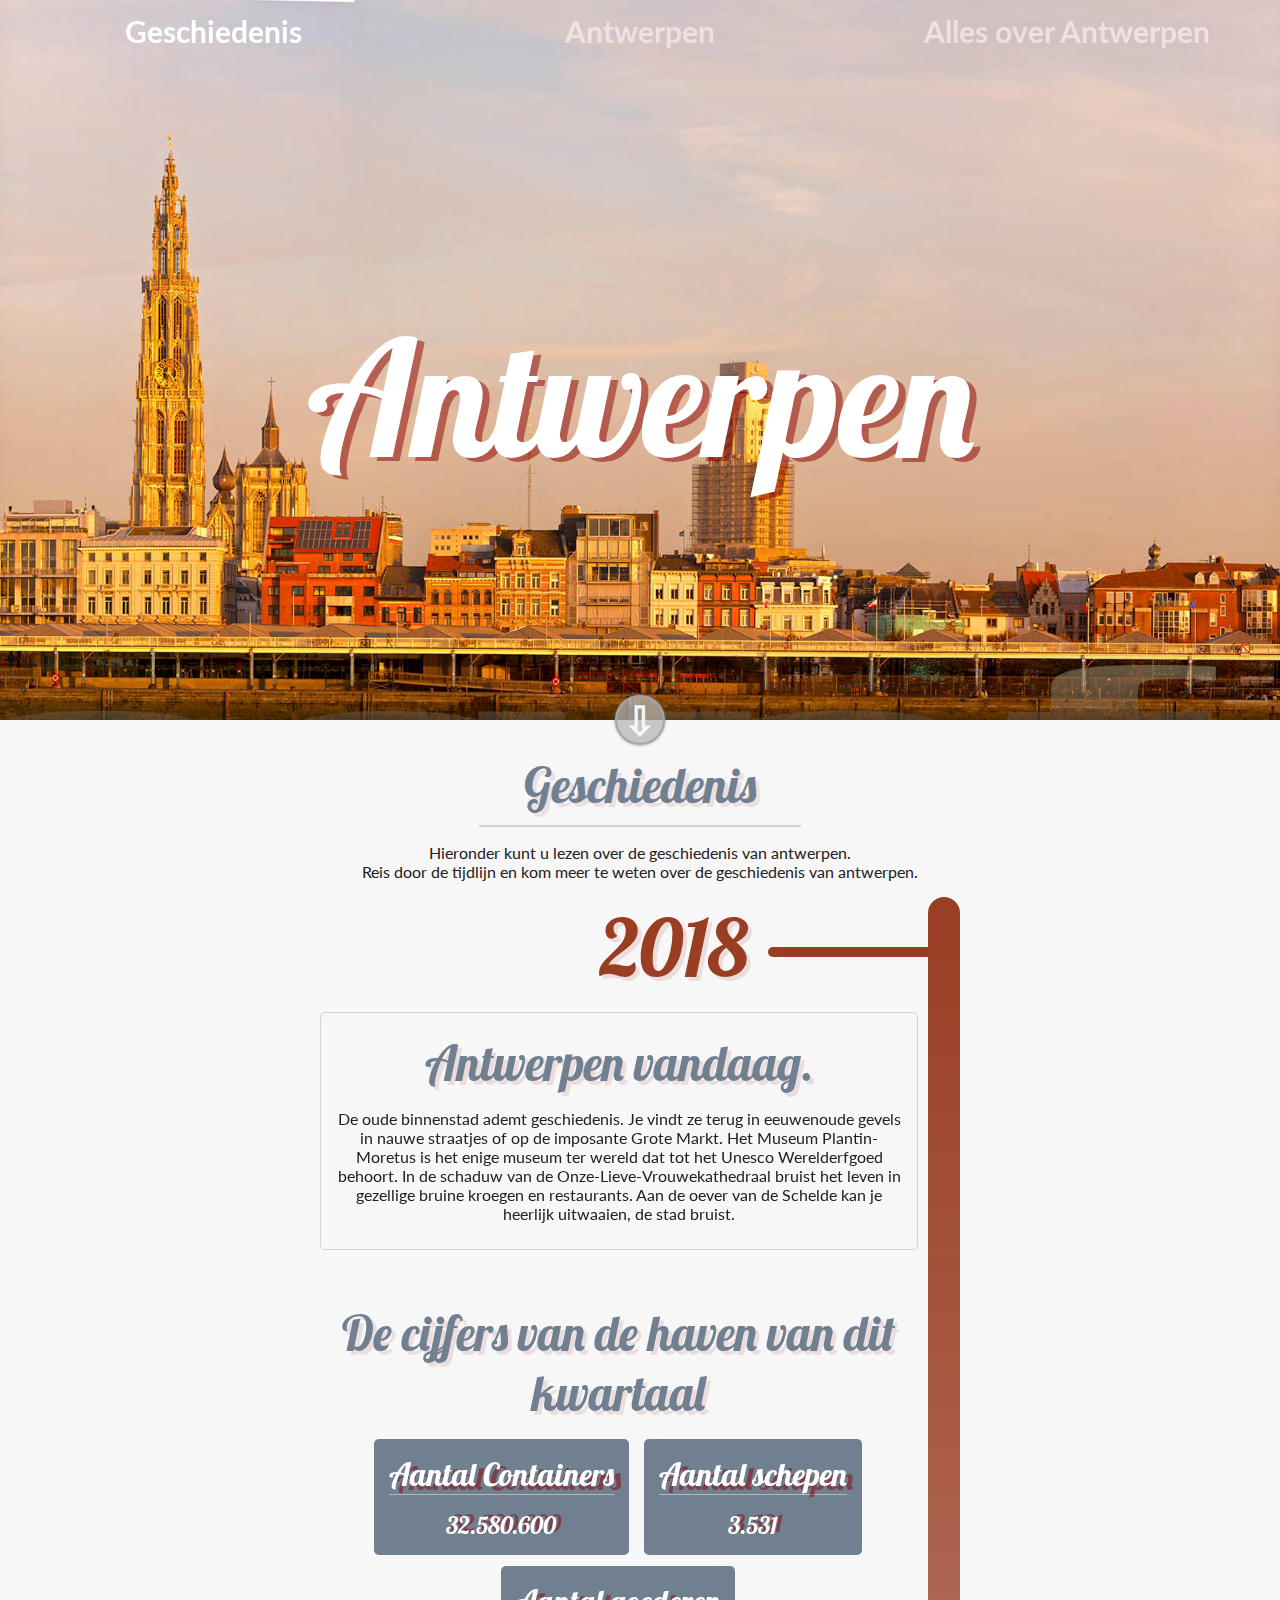
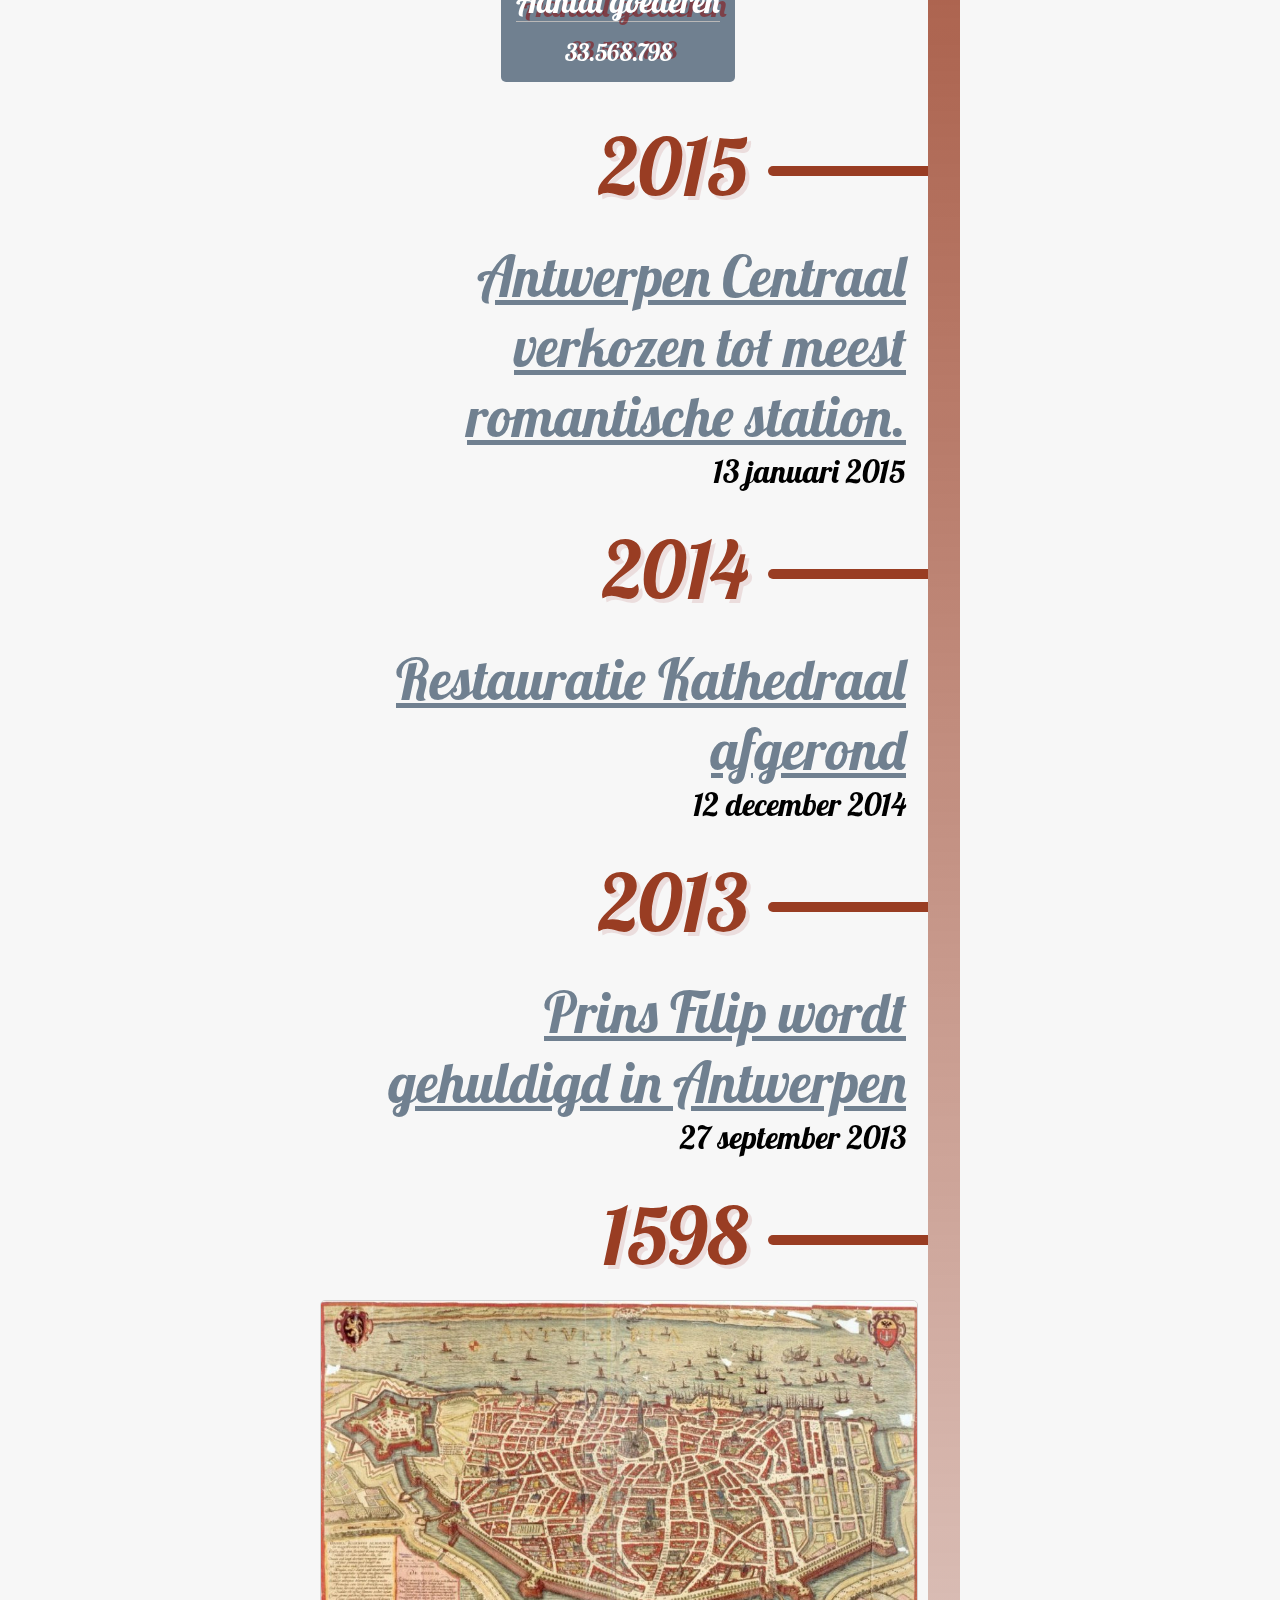
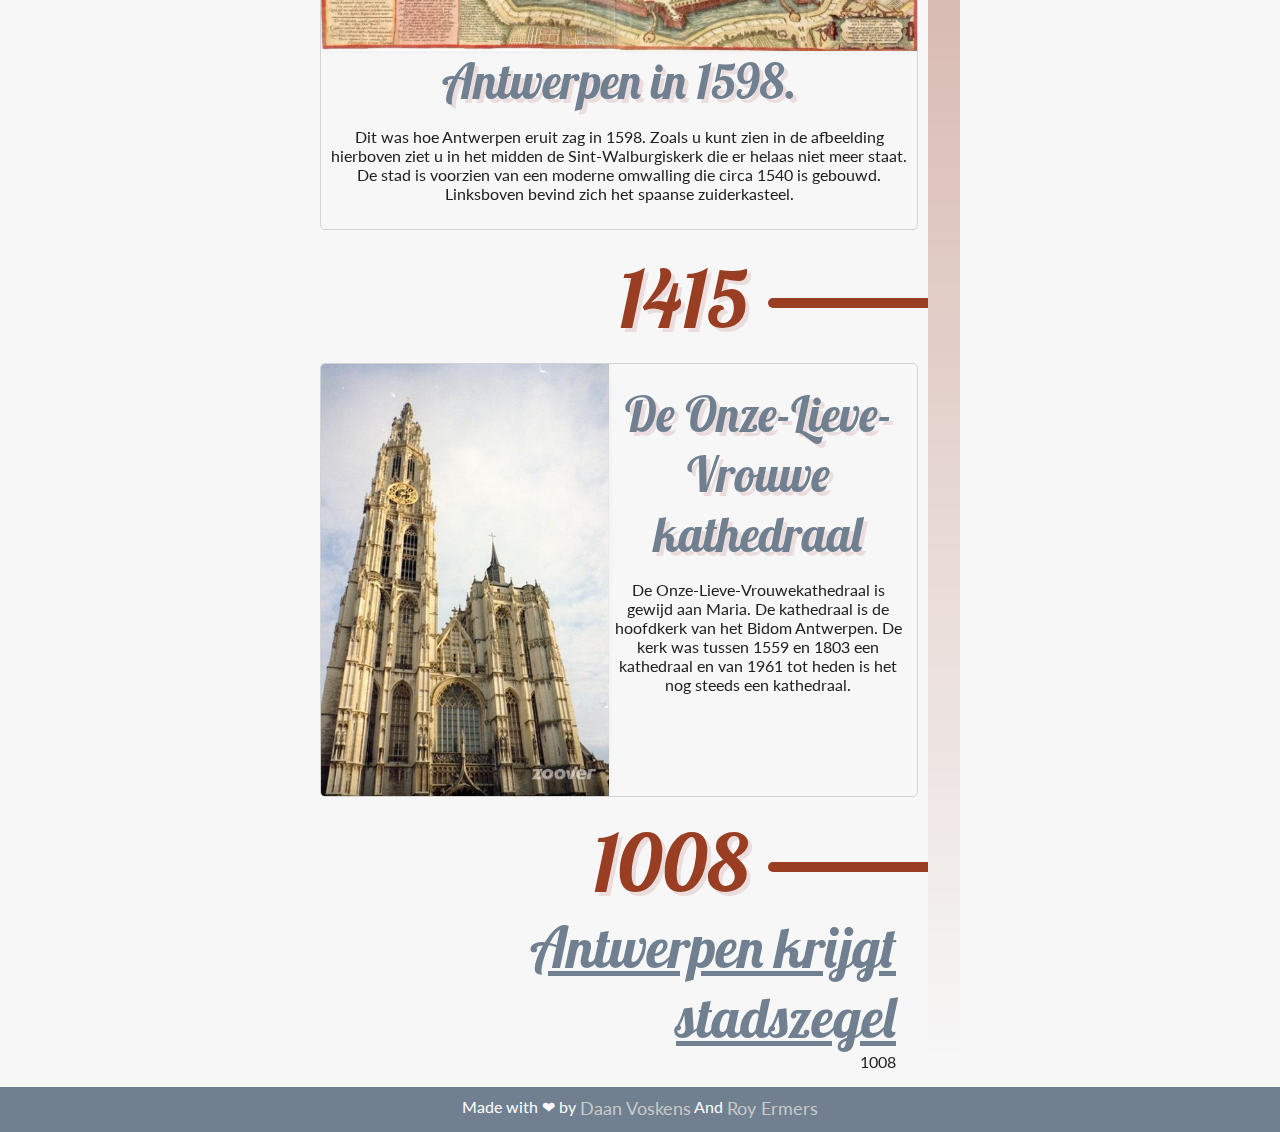
<file: site/geschiedenis.html>
<!--
Opdracht:       burgerschap
Auteur:         Roy Ermers & Daan Voskens
Aanmaakdatum:   17-05-2018 11:58
Bestandsnaam:   index.html
-->
<!DOCTYPE html>
<html>

<head>
    <meta charset="utf-8" />
    <meta http-equiv="Content-Type" content="text/html;charset=UTF-8">
    <meta name="viewport" content="width=device-width, initial-scale=1.0">
    <meta name="theme-color" content="rgba(153, 61, 35, 1)">
    <meta name="apple-mobile-web-app-status-bar-style" content="black-translucent">
    <link rel="stylesheet" type="text/css" media="screen" href="style.css" />
    <link rel="shortcut icon" href="favicon.ico" type="image/x-icon">
    <script defer src="script.js"></script>
    <title>Antwerpen - Geschiedenis</title>
</head>

<body>
    <nav>
        <a href="geschiedenis.html">Geschiedenis</a>
        <a href="index.html">Antwerpen</a>
        <a href="allesoverantwerpen.html">Alles over Antwerpen</a>
    </nav>
    <header>
        <h1>Antwerpen</h1>
    </header>
    <article>
        <button id="scrollbutton" onclick="ScrollDown()">&#8681;</button>
        <h1>Geschiedenis</h1>
        <hr>
        <p>
            Hieronder kunt u lezen over de geschiedenis van antwerpen.
            <br> Reis door de tijdlijn en kom meer te weten over de geschiedenis van antwerpen.
        </p>
    </article>
    <main class="timeline">
        <div>
            <h1>2018</h1>
            <article>
                <h1>
                    Antwerpen vandaag.
                </h1>
                <p>De oude binnenstad ademt geschiedenis. Je vindt ze terug in eeuwenoude gevels in nauwe straatjes of op de
                    imposante Grote Markt. Het Museum Plantin-Moretus is het enige museum ter wereld dat tot het Unesco Werelderfgoed
                    behoort. In de schaduw van de Onze-Lieve-Vrouwekathedraal bruist het leven in gezellige bruine kroegen
                    en restaurants. Aan de oever van de Schelde kan je heerlijk uitwaaien, de stad bruist.</p>
            </article>
            <article class="stats">
                <h1>De cijfers van de haven van dit kwartaal</h1>
                <div>
                    <h1>Aantal Containers</h1>
                    <p>32.580.600</p>
                </div>
                <div>
                    <h1>Aantal schepen</h1>
                    <p>3.531</p>
                </div>
                <div>
                    <h1>Aantal goederen</h1>
                    <p>33.568.798</p>
                </div>
            </article>
        </div>
        <div>
            <h1>2015</h1>
            <article class="happening">
                <h1>Antwerpen Centraal verkozen tot meest romantische station.</h1>
                <time>13 januari 2015</time>
            </article>
        </div>
        <div>
            <h1>2014</h1>
            <article class="happening">
                <h1>Restauratie Kathedraal afgerond</h1>
                <time>12 december 2014</time>
            </article>
        </div>
        <div>
            <h1>2013</h1>
            <article class="happening">
                <h1>Prins Filip wordt gehuldigd in Antwerpen</h1>
                <time>27 september 2013</time>
            </article>
        </div>
        <div>
            <h1>1598</h1>
            <article>
                <div>
                    <img class="card" src="afbeeldingen/antwerpenoud.jpg " alt="antwerpenoud ">
                    <h1>
                        Antwerpen in 1598.
                    </h1>
                    <p>
                        Dit was hoe Antwerpen eruit zag in 1598. Zoals u kunt zien in de afbeelding hierboven ziet u in het midden de Sint-Walburgiskerk
                        die er helaas niet meer staat. De stad is voorzien van een moderne omwalling die circa 1540 is gebouwd.
                        Linksboven bevind zich het spaanse zuiderkasteel.
                    </p>
                </div>
            </article>
        </div>
        <div>
            <h1>1415</h1>
            <article class="side-img">
                <img src="afbeeldingen/kathedraal.jpg" alt="kathedraal">
                <div>
                    <h1>
                        De Onze-Lieve-Vrouwe
                        <wbr>kathedraal
                    </h1>
                    <p>
                        De Onze-Lieve-Vrouwekathedraal is gewijd aan Maria. De kathedraal is de hoofdkerk van het Bidom Antwerpen. De kerk was tussen
                        1559 en 1803 een kathedraal en van 1961 tot heden is het nog steeds een kathedraal.
                    </p>
                </div>
            </article>
        </div>
        <div>
            <h1>1008</h1>
            <div class="happening">
                <h1>Antwerpen krijgt stadszegel</h1>
            </div>
            <time>1008</time>
        </div>
    </main>
    <footer>
        <p>Made with ❤ by
            <a href="https://github.com/w1-voskensdaan" target="_blank">Daan Voskens</a> And
            <a href="https://github.com/Roy-Ermers" target="_blank">Roy Ermers</a>
        </p>
    </footer>

</html>
</file>
<file: site/style.css>
@import url('https://fonts.googleapis.com/css?family=Lato');
@import url('https://fonts.googleapis.com/css?family=Lobster');
body {
    margin: 0;
    font-family: Lato;
    color: rgb(32, 32, 32);
    background-color: rgb(247, 247, 247);
    text-align: center;
    box-sizing: border-box;
    -webkit-tap-highlight-color: transparent;
}

article {
    animation: Rise 500ms ease-in-out;
}

/*#region navbar*/

nav {
    z-index: 99;
    display: flex;
    position: fixed;
    width: 100vw;
    top: 0;
    left: 0;
    right: 0;
    height: 7vh;
    align-items: center;
    box-shadow: 0 0 0 0 rgba(0, 0, 0, 0);
    background-color: rgba(153, 61, 35, 0.0);
    transition: background-color 500ms ease-in-out, box-shadow 500ms ease-in-out, height 250ms ease-in-out;
}

nav.show {
    height: 8vh;
    box-shadow: 0 0 25px 0 rgba(0, 0, 0, 0.75);
    background-color: rgba(153, 61, 35, 1);
    color: black;
}

nav a {
    color: rgba(255, 245, 245, 0.6);
    transition: color 250ms ease-in-out;
}

nav a:hover, nav.show a {
    color: rgb(255, 255, 255);
}

nav * {
    flex: 1;
    text-align: center;
    text-decoration-line: none;
    font-size: 30px;
    font-weight: bold;
    vertical-align: middle;
    line-height: 7vh;
}

/* #endregion */

/* #region header */

header {
    animation: Scroll 100s linear infinite alternate;
    display: flex;
    align-items: center;
    background-image: url(afbeeldingen/backdrop.jpg);
    background-size: cover;
    background-repeat: no-repeat;
    background-attachment: fixed;
    background-position: bottom center;
    height: 80vh;
    box-shadow: inset 0 -76px 75px -75px black;
}

header h1 {
    position: sticky;
    position: -webkit-sticky;
    top: 33vh;
    user-select: none;
    color: white;
    flex: 1;
    font-size: 10em;
    font-weight: normal;
    text-shadow: rgba(138, 0, 0, 0.5) 7px 4px;
}

/* #endregion */

/* #region Content and articles*/

body article {
    width: 50%;
    display: inline-block;
}

main {
    padding: 0 20%;
    text-align: center;
    column-count: 2;
    min-height: 95vh;
    column-gap: 50px;
    row-gap: 43px;
    perspective: 2000px;
}

main article {
    overflow: hidden;
    background-color: rgb(247, 247, 247);
    width: 100%;
    display: inline-block;
    border: 1px solid lightgray;
    border-radius: 5px;
    margin: 15px 0;
    padding: 10px;
    transition: transform 500ms ease-in-out;
    transform: rotateY(0deg);
}

main article img {
    width: 75%;
}

main article img.card {
    width: calc(100% + 20px);
    margin: -10px -10px;
    display: block;
    box-shadow: 0px 0px 5px 0px rgba(0, 0, 0, 0.05);
}

main article.side-img {
    display: flex !important;
}

main article.side-img>img {
    width: calc(100% + 20px);
    margin: -10px -10px;
    margin-right: 0;
    display: block;
    flex: 1;
    box-shadow: 0px 0px 5px 0px rgba(0, 0, 0, 0.05);
    width: 50%;
}

main article .image-desc {
    position: absolute;
    bottom: 0;
    left: 10px;
    right: 10px;
    padding: -20px 20px;
    text-align: right;
    color: white;
    border-bottom: 2px ridge rgba(138, 0, 0, 1);
    text-shadow: rgba(138, 0, 0, 0.5) 7px 4px;
}

main article img.front {
    display: block;
    width: calc(100% + 20px);
    margin: -10px -10px;
}

main article .front {
    z-index: 1;
    opacity: 1;
    transition: opacity 0ms linear 245ms;
}

main article .back {
    overflow-y: auto;
    padding: 10px;
    z-index: -1;
    position: absolute;
    top: 0;
    bottom: 0;
    left: 0;
    right: 0;
    transform: rotateY(180deg);
    opacity: 0;
    transition: opacity 0ms linear 245ms;
}

main article .colored, main article .colored {
    background-color: rgb(153, 61, 35);
    color: white;
}

main article .colored h1 {
    color: white;
    text-shadow: rgba(138, 0, 0, 0.5) 7px 4px;
}

main article.switch {
    transform: rotateY(180deg);
}

main article.switch .front {
    z-index: -1;
    opacity: 0;
}

main article.switch .back {
    visibility: visible;
    z-index: 1;
    opacity: 1;
}

main.timeline {
    margin-right: 25%;
    padding-left: 25%;
    padding-right: 4rem;
    border-radius: 25px;
    column-count: unset;
}

main.timeline::after {
    content: "";
    position: absolute;
    right: 0;
    top: 0;
    width: 2rem;
    height: 100%;
    display: inline-block;
    border-radius: 1em;
    background: linear-gradient(to bottom, rgba(153, 61, 35, 1), rgba(153, 61, 35, 0));
}

main.timeline>div {
    width: auto;
    text-align: right;
}

main.timeline>div>article:not(.happening) {
    display: inline-block;
    text-align: center;
}

main.timeline>div>article>h1 {
    width: auto;
}

main.timeline>div>h1 {
    text-align: right;
    font-size: 5em;
    margin: 0;
    color: #993D23;
}

main.timeline>div>h1:after {
    content: "";
    display: inline-block;
    width: 2em;
    height: 10px;
    margin-left: .25em;
    margin-right: -2rem;
    margin-top: -10px;
    line-height: 5em;
    vertical-align: middle;
    border-top-left-radius: 5px;
    border-bottom-left-radius: 5px;
    background-color: #993D23;
}

.happening {
    border: none;
    text-align: right;
}

.happening h1 {
    text-shadow: none;
    font-size: 3.5em;
    text-align: right;
    margin: 0;
    text-decoration: underline;
}

.happening time {
    margin: 0;
    font-family: lobster;
    color: #000;
    font-size: 2em;
}

q {
    quotes: \" "\8222";
 font-size: 2.5em;
    color: #993D23;
    font-family: lobster;
}

/* #endregion */

/* #region Footer */

footer {
    height: 5vh;
    background-color: slategray;
    color: white;
    vertical-align: middle;
    line-height: 4.5vh;
}

footer * {
    vertical-align: middle;
}

footer a {
    color: rgb(201, 201, 201);
    text-decoration: none;
    font-size: 1.1em;
    transition: color 250ms ease-in-out;
}

footer a:hover {
    color: #fff;
}

/* #endregion */

.stats {
    row-gap: 10px;
    border: none;
    align-items: stretch;
}

.stats div {
    user-select: none;
    display: inline-block;
    background-color: slategray;
    border-radius: 5px;
    height: auto;
    margin: 1%;
}

.stats div h1 {
    margin: 15px;
    flex: 1;
    color: white;
    font-family: lobster;
    font-size: 2em;
    text-shadow: rgba(138, 0, 0, 0.5) 7px 4px;
    border-bottom: 1px groove rgb(185, 184, 184);
}

.stats div p {
    margin: 15px;
    font-family: lobster;
    font-size: 1.5em;
    color: white;
    text-shadow: rgba(138, 0, 0, 0.5) 5px -2px;
}

h1 {
    user-select: none;
    color: slategrey;
    text-align: center;
    font-weight: normal;
    font-family: 'Lobster';
    text-shadow: rgba(138, 0, 0, 0.1) 4px 4px;
    font-size: 3em;
    margin: 10px;
}

hr {
    border: 1px groove lightgray;
    max-width: 50%;
}

#scrollbutton {
    animation: Bounce 500ms ease-in-out infinite alternate;
    outline: none;
    text-align: center;
    width: 50px;
    height: 50px;
    display: block;
    border: 2px solid #a5a5a5;
    border-radius: 50%;
    color: #f5f5f5;
    background-color: rgba(181, 181, 181, 0.75);
    box-shadow: 0 0 3px gray;
    font-size: 40px;
    font-weight: bold;
    margin: 0 auto;
    margin-top: -25px;
    transition: width 500ms ease-in-out, height 500ms ease-in-out, margin-top 500ms ease-in-out, background-color 250ms ease-in-out, border 250ms ease-in-out, opacity 250ms ease-in-out;
}

#scrollbutton:hover {
    background-color: rgb(153, 61, 35);
    border: 2px solid rgb(153, 61, 35);
    width: 60px;
    height: 60px;
    margin-top: -35px;
}

button:not(#scrollbutton), .button {
    font-size: 1em;
    text-decoration: none;
    user-select: none;
    display: inline-block;
    outline: none;
    border: none;
    padding: 10px 50px;
    margin: 5px;
    color: white;
    transition: filter 0.3s, box-shadow 0.3s;
    border-radius: 15px;
    box-shadow: 0 0 5px 0 rgba(0, 0, 0, 0.2);
    background-color: slategrey;
}

button:not(#scrollbutton):hover, .button:hover {
    background-color: gray;
    box-shadow: 0 2px 5px 2px rgba(0, 0, 0, 0.2);
}

::selection {
    background-color: rgb(138, 0, 0);
}

::-webkit-scrollbar-track {
    background-color: #F5F5F5;
}

::-webkit-scrollbar {
    width: 5px;
    background-color: rgba(0, 0, 0, 0);
}

::-webkit-scrollbar-thumb {
    background-color: rgba(125, 125, 125, 0.5);
    border-radius: 5px;
}

/* #region queries and keyframes */

@media only screen and (max-width: 780px) {
    header {
        height: 33vh;
        animation: none;
    }
    header h1 {
        top: 15vh;
        font-size: 4em;
    }
    nav a {
        font-size: 0.68em;
        text-decoration: none;
    }
    body>article {
        width: 95%;
    }
    main {
        margin: 0;
        padding: 0 40px;
        text-align: center;
        column-count: unset;
        column-gap: unset;
    }
    main>article {
        width: 95%;
    }
    .image-desc {
        font-size: 1.5em;
    }
    #scrollbutton {
        opacity: 0;
        display: none;
    }
    .stats div {
        width: 100%;
    }
    main.timeline {
        margin-right: 2%;
        padding-left: 5%;
    }
    main.timeline::after {
        width: 1.3em;
    }
    main.timeline>div>h1 {
        font-size: 3em;
    }
    main.timeline>div>h1:after {
        margin-left: .25em;
        margin-right: -2.75rem;
        width: 1em;
    }
    main article.side-img {
        flex-direction: column;
    }
    main article.side-img img {
        width: calc(100% + 20px);
        margin: -10px -10px;
        display: block;
        box-shadow: 0px 0px 5px 0px rgba(0, 0, 0, 0.05);
    }
    .happening h1 {
        font-size: 2.5em;
    }
}

@keyframes Scroll {
    0% {
        background-position-x: 0%;
    }
    100% {
        background-position-x: 100%;
    }
}

@keyframes Bounce {
    0% {
        transform: translateY(-50px);
    }
    100% {
        transform: translateY(0);
    }
}

@keyframes Rise {
    0% {
        opacity: 0;
        transform: translateY(50px);
    }
    100% {
        opacity: 1;
        transform: translateY(0);
    }
}
</file>
